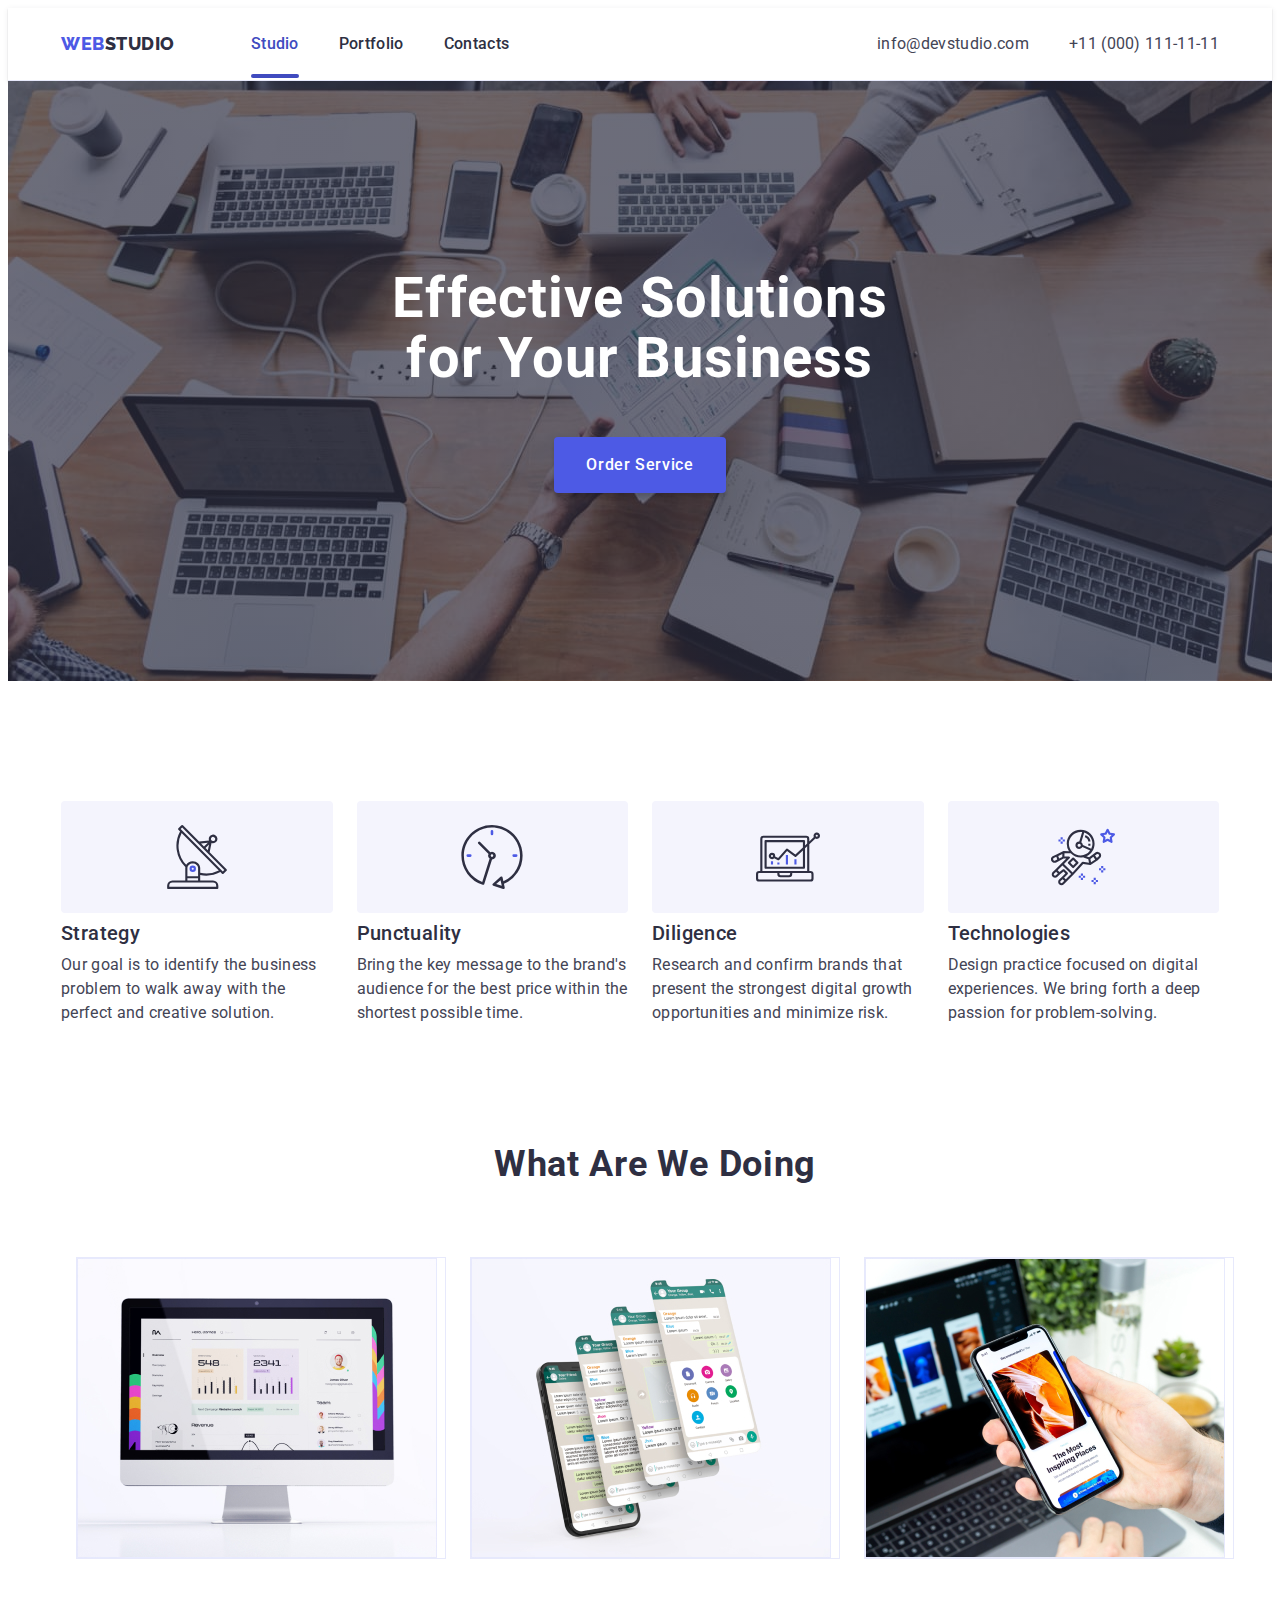
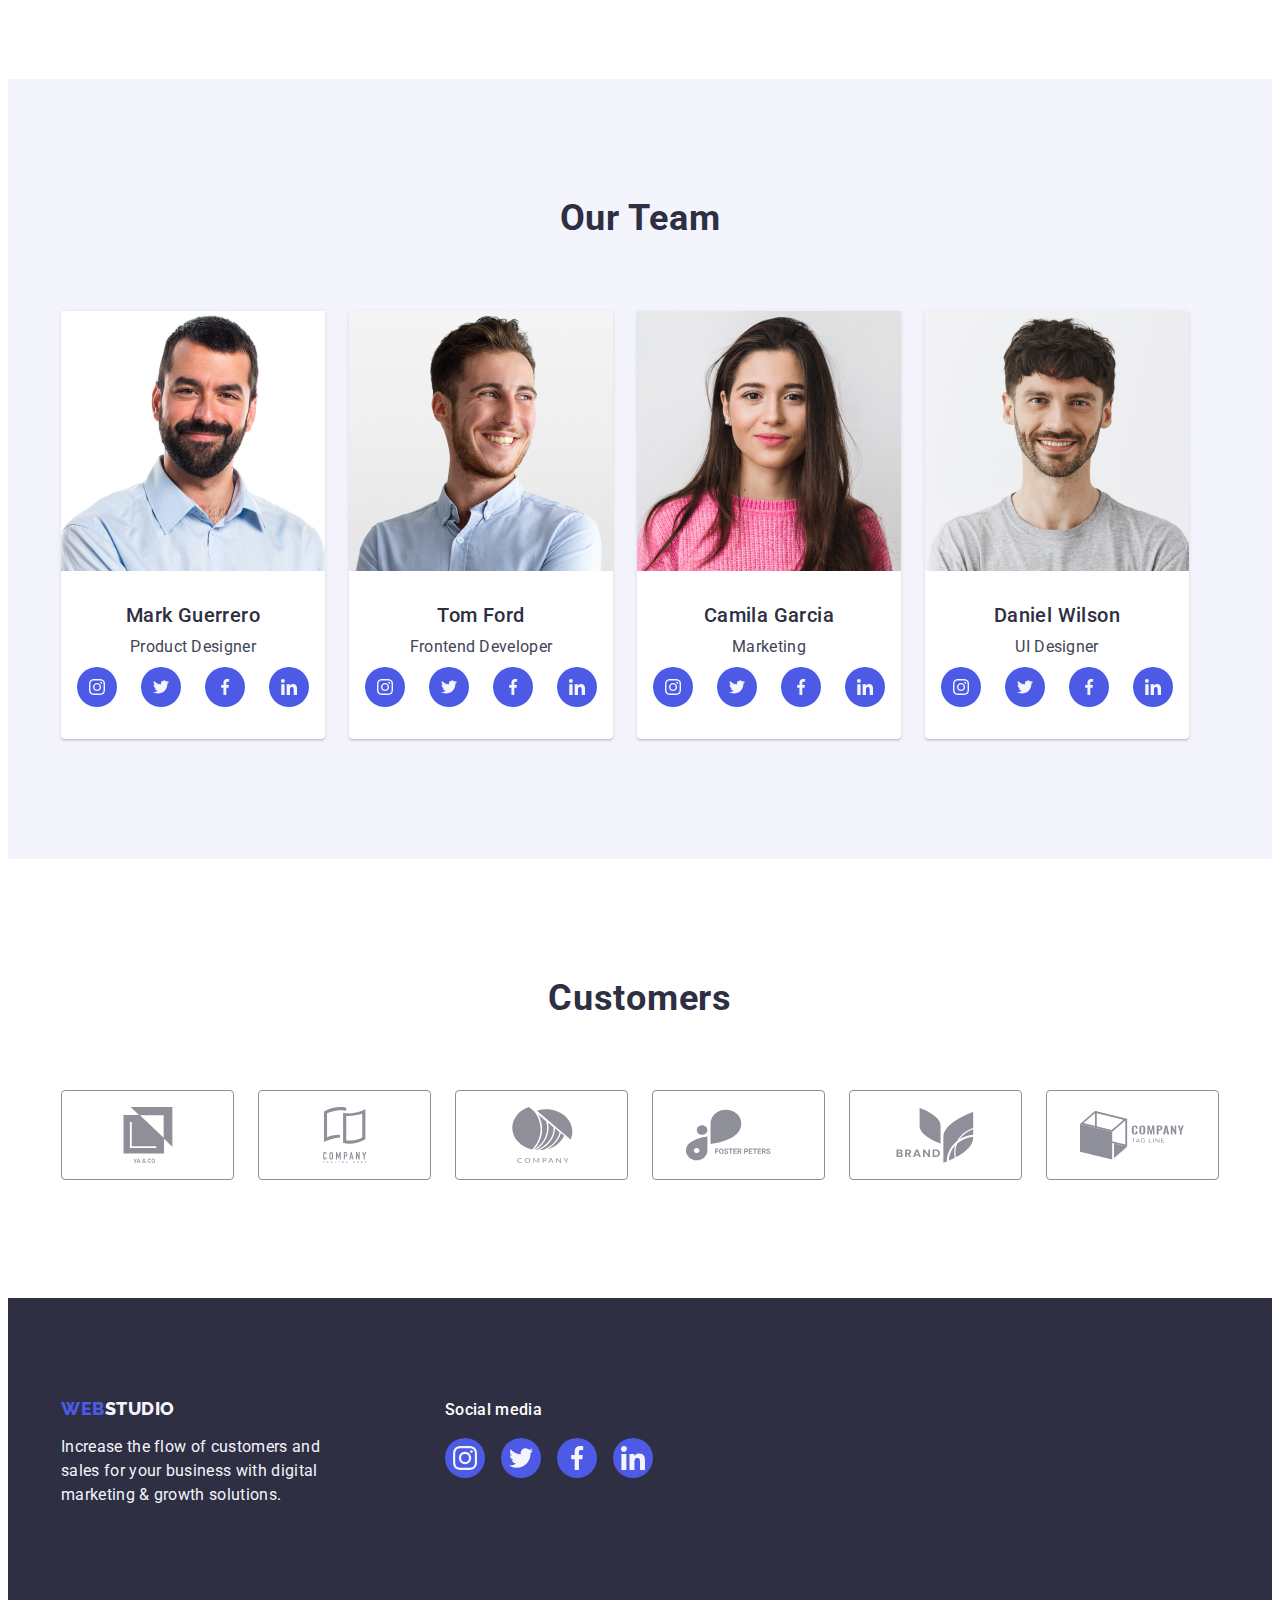
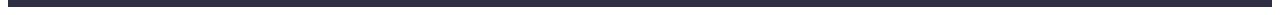
<file: index.html>
<!DOCTYPE html>
<html lang="en">
  <head>
    <meta charset="UTF-8" />
    <meta http-equiv="X-UA-Compatible" content="IE=edge" />
    <meta name="viewport" content="width=device-width, initial-scale=1.0" />
    <link rel="preconnect" href="https://fonts.googleapis.com" />
    <link rel="preconnect" href="https://fonts.gstatic.com" crossorigin />
    <link
      href="https://fonts.googleapis.com/css2?family=Raleway:wght@800&family=Roboto:wght@400;500;700;900&display=swap"
      rel="stylesheet"
    />
    <link
      rel="stylesheet"
      href="https://cdnjs.cloudflare.com/ajax/libs/modern-normalize/1.1.0/modern-normalize.min.css"
      integrity="sha512-wpPYUAdjBVSE4KJnH1VR1HeZfpl1ub8YT/NKx4PuQ5NmX2tKuGu6U/JRp5y+Y8XG2tV+wKQpNHVUX03MfMFn9Q=="
      crossorigin="anonymous"
      referrerpolicy="no-referrer"
    />
    <link rel="stylesheet" href="./css/style.css" />
    <title>WebStudio</title>
  </head>
  <body>
    <header class="main-header">
      <div class="header-container container">
        <nav class="header-navigation">
          <a
            class="logo-link link-active link"
            href="./index.html"
            target="_blank"
            rel="noopener norefered nofollow"
            >Web<span class="title-logo">Studio</span></a
          >
          <ul class="header-menu list">
            <li class="list">
              <a
                class="header-menu-item-link header-menu-link-studio link"
                href="./index.html"
                >Studio</a
              >
            </li>
            <li class="list">
              <a class="header-menu-item-link link" href="./portfolio.html"
                >Portfolio</a
              >
            </li>
            <li class="list">
              <a class="header-menu-item-link link" href="">Contacts</a>
            </li>
          </ul>
        </nav>
        <address class="header-contact-information">
          <ul class="contact-information list">
            <li class="list">
              <a
                class="header-menu-item-link contact-info link"
                href="mailto:info@devstudio.com"
                >info@devstudio.com</a
              >
            </li>
            <li class="list">
              <a
                class="header-menu-item-link contact-info link"
                href="tel:+110001111111"
                >+11 (000) 111-11-11</a
              >
            </li>
          </ul>
        </address>
      </div>
    </header>
    <main>
      <section class="main-section">
        <div class="main-section-banner container">
          <h1 class="main-section-title">
            Effective Solutions for Your Business
          </h1>
          <button class="main-section-button" type="button" data-modal-open>
            Order Service
          </button>
        </div>
      </section>
      <section class="main-section-article">
        <div class="container">
          <h2 class="main-section-article-header">Our principles</h2>
          <ul class="main-section-article-list list">
            <li class="article-item list">
              <div class="our-principles-item">
                <svg width="64" height="64">
                  <use href="./images/icons.svg#icon-antenna"></use>
                </svg>
              </div>
              <h3 class="main-section-article-title">Strategy</h3>
              <p class="main-section-article-text">
                Our goal is to identify the business problem to walk away with
                the perfect and creative solution.
              </p>
            </li>
            <li class="article-item list">
              <div class="our-principles-item">
                <svg width="64" height="64">
                  <use href="./images/icons.svg#icon-clock"></use>
                </svg>
              </div>
              <h3 class="main-section-article-title">Punctuality</h3>
              <p class="main-section-article-text">
                Bring the key message to the brand's audience for the best price
                within the shortest possible time.
              </p>
            </li>
            <li class="article-item list">
              <div class="our-principles-item">
                <svg width="64" height="64">
                  <use href="./images/icons.svg#icon-diagram"></use>
                </svg>
              </div>
              <h3 class="main-section-article-title">Diligence</h3>
              <p class="main-section-article-text">
                Research and confirm brands that present the strongest digital
                growth opportunities and minimize risk.
              </p>
            </li>
            <li class="article-item list">
              <div class="our-principles-item">
                <svg width="64" height="64">
                  <use href="./images/icons.svg#icon-astronaut"></use>
                </svg>
              </div>
              <h3 class="main-section-article-title">Technologies</h3>
              <p class="main-section-article-text">
                Design practice focused on digital experiences. We bring forth a
                deep passion for problem-solving.
              </p>
            </li>
          </ul>
        </div>
      </section>
      <section class="our-products container">
        <div class="container">
          <h2 class="section-article-header">What are we doing</h2>
          <ul class="section-article-list list">
            <li class="section-article-list-item list">
              <img
                src="./images/desctop-app.jpg"
                alt="PC version of the site"
                width="360"
                height="300"
              />
            </li>
            <li class="section-article-list-item list">
              <img
                src="./images/mobile-app.jpg"
                alt="Adaptation of sites for mobile devices"
                width="360"
                height="300"
              />
            </li>
            <li class="section-article-list-item list">
              <img
                src="./images/rectangle.jpg"
                alt="Site interface on a mobile device"
                width="360"
                height="300"
              />
            </li>
          </ul>
        </div>
      </section>
      <section class="main-section-our-team">
        <div class="container">
          <h2 class="header-our-team">Our Team</h2>
          <ul class="main-section-our-team-list list">
            <li class="our-team-item-list list">
              <img
                src="./images/mark_guerrero.jpg"
                alt="Post photos of employees"
                width="264"
                height="260"
              />
              <div class="our-team-item-container">
                <h3 class="our-team-item-header">Mark Guerrero</h3>
                <p class="our-team-item-text">Product Designer</p>
                <ul class="our-team-item-social-list list">
                  <li class="our-team-item-social-item list">
                    <a class="our-team-item-social-link" href="">
                      <svg
                        class="our-team-item-social-icon"
                        width="16"
                        height="16"
                      >
                        <use href="./images/icons.svg#icon-instagram"></use>
                      </svg>
                    </a>
                  </li>
                  <li class="our-team-item-social-item list">
                    <a class="our-team-item-social-link" href="">
                      <svg
                        class="our-team-item-social-icon"
                        width="16"
                        height="16"
                      >
                        <use href="./images/icons.svg#icon-twitter"></use>
                      </svg>
                    </a>
                  </li>
                  <li class="our-team-item-social-item list">
                    <a class="our-team-item-social-link" href="">
                      <svg
                        class="our-team-item-social-icon"
                        width="16"
                        height="16"
                      >
                        <use href="./images/icons.svg#icon-facebook"></use>
                      </svg>
                    </a>
                  </li>
                  <li class="our-team-item-social-item list">
                    <a class="our-team-item-social-link" href="">
                      <svg
                        class="our-team-item-social-icon"
                        width="16"
                        height="16"
                      >
                        <use href="./images/icons.svg#icon-linkedin"></use>
                      </svg>
                    </a>
                  </li>
                </ul>
              </div>
            </li>
            <li class="our-team-item-list list">
              <img
                src="./images/tom_ford.jpg"
                alt="Photo of a company employee"
                width="264"
                height="260"
              />
              <div class="our-team-item-container">
                <h3 class="our-team-item-header">Tom Ford</h3>
                <p class="our-team-item-text">Frontend Developer</p>
                <ul class="our-team-item-social-list list">
                  <li class="our-team-item-social-item list">
                    <a class="our-team-item-social-link" href="">
                      <svg
                        class="our-team-item-social-icon"
                        width="16"
                        height="16"
                      >
                        <use href="./images/icons.svg#icon-instagram"></use>
                      </svg>
                    </a>
                  </li>
                  <li class="our-team-item-social-item list">
                    <a class="our-team-item-social-link" href="">
                      <svg
                        class="our-team-item-social-icon"
                        width="16"
                        height="16"
                      >
                        <use href="./images/icons.svg#icon-twitter"></use>
                      </svg>
                    </a>
                  </li>
                  <li class="our-team-item-social-item list">
                    <a class="our-team-item-social-link" href="">
                      <svg
                        class="our-team-item-social-icon"
                        width="16"
                        height="16"
                      >
                        <use href="./images/icons.svg#icon-facebook"></use>
                      </svg>
                    </a>
                  </li>
                  <li class="our-team-item-social-item list">
                    <a class="our-team-item-social-link" href="">
                      <svg
                        class="our-team-item-social-icon"
                        width="16"
                        height="16"
                      >
                        <use href="./images/icons.svg#icon-linkedin"></use>
                      </svg>
                    </a>
                  </li>
                </ul>
              </div>
            </li>
            <li class="our-team-item-list list">
              <img
                src="./images/camila_garcia.jpg"
                alt="Photo of a company employee"
                width="264"
                height="260"
              />
              <div class="our-team-item-container">
                <h3 class="our-team-item-header">Camila Garcia</h3>
                <p class="our-team-item-text">Marketing</p>
                <ul class="our-team-item-social-list list">
                  <li class="our-team-item-social-item list">
                    <a class="our-team-item-social-link" href="">
                      <svg
                        class="our-team-item-social-icon"
                        width="16"
                        height="16"
                      >
                        <use href="./images/icons.svg#icon-instagram"></use>
                      </svg>
                    </a>
                  </li>
                  <li class="our-team-item-social-item list">
                    <a class="our-team-item-social-link" href="">
                      <svg
                        class="our-team-item-social-icon"
                        width="16"
                        height="16"
                      >
                        <use href="./images/icons.svg#icon-twitter"></use>
                      </svg>
                    </a>
                  </li>
                  <li class="our-team-item-social-item list">
                    <a class="our-team-item-social-link" href="">
                      <svg
                        class="our-team-item-social-icon"
                        width="16"
                        height="16"
                      >
                        <use href="./images/icons.svg#icon-facebook"></use>
                      </svg>
                    </a>
                  </li>
                  <li class="our-team-item-social-item list">
                    <a class="our-team-item-social-link" href="">
                      <svg
                        class="our-team-item-social-icon"
                        width="16"
                        height="16"
                      >
                        <use href="./images/icons.svg#icon-linkedin"></use>
                      </svg>
                    </a>
                  </li>
                </ul>
              </div>
            </li>
            <li class="our-team-item-list list">
              <img
                src="./images/daniel_wilson.jpg"
                alt="Photo of a company employee"
                width="264"
                height="260"
              />
              <div class="our-team-item-container">
                <h3 class="our-team-item-header">Daniel Wilson</h3>
                <p class="our-team-item-text">UI Designer</p>
                <ul class="our-team-item-social-list list">
                  <li class="our-team-item-social-item list">
                    <a class="our-team-item-social-link" href="">
                      <svg
                        class="our-team-item-social-icon"
                        width="16"
                        height="16"
                      >
                        <use href="./images/icons.svg#icon-instagram"></use>
                      </svg>
                    </a>
                  </li>
                  <li class="our-team-item-social-item list">
                    <a class="our-team-item-social-link" href="">
                      <svg
                        class="our-team-item-social-icon"
                        width="16"
                        height="16"
                      >
                        <use href="./images/icons.svg#icon-twitter"></use>
                      </svg>
                    </a>
                  </li>
                  <li class="our-team-item-social-item list">
                    <a class="our-team-item-social-link" href="">
                      <svg
                        class="our-team-item-social-icon"
                        width="16"
                        height="16"
                      >
                        <use href="./images/icons.svg#icon-facebook"></use>
                      </svg>
                    </a>
                  </li>
                  <li class="our-team-item-social-item list">
                    <a class="our-team-item-social-link" href="">
                      <svg
                        class="our-team-item-social-icon"
                        width="16"
                        height="16"
                      >
                        <use href="./images/icons.svg#icon-linkedin"></use>
                      </svg>
                    </a>
                  </li>
                </ul>
              </div>
            </li>
          </ul>
        </div>
      </section>
      <section class="customers-section">
        <div class="container customers-container">
          <h2 class="customer-title">Customers</h2>
          <ul class="customers-list list">
            <li class="customers-item list">
              <a href="" class="customer-container-item">
                <svg class="customer-logo" width="104" height="56">
                  <use href="./images/icons.svg#icon-group"></use>
                </svg>
              </a>
            </li>
            <li class="customers-item list">
              <a href="" class="customer-container-item">
                <svg class="customer-logo" width="104" height="56">
                  <use href="./images/icons.svg#icon-group-1"></use>
                </svg>
              </a>
            </li>
            <li class="customers-item list">
              <a href="" class="customer-container-item">
                <svg class="customer-logo" width="104" height="56">
                  <use href="./images/icons.svg#icon-group-2"></use>
                </svg>
              </a>
            </li>
            <li class="customers-item list">
              <a href="" class="customer-container-item">
                <svg class="customer-logo" width="104" height="56">
                  <use href="./images/icons.svg#icon-group-3"></use>
                </svg>
              </a>
            </li>
            <li class="customers-item list">
              <a href="" class="customer-container-item">
                <svg class="customer-logo" width="104" height="56">
                  <use href="./images/icons.svg#icon-group-4"></use>
                </svg>
              </a>
            </li>
            <li class="customers-item list">
              <a href="" class="customer-container-item">
                <svg class="customer-logo" width="104" height="56">
                  <use href="./images/icons.svg#icon-group-5"></use>
                </svg>
              </a>
            </li>
          </ul>
        </div>
      </section>
    </main>
    <footer class="footer-section">
      <div class="container footer-container">
        <div class="footer-container-logo">
          <a
            class="footer-logo-link logo-link link"
            href="./index.html"
            target="_blank"
            rel="noopener norefered nofollow"
            >Web<span class="title-logo-footer">Studio</span></a
          >
          <p class="footer-article">
            Increase the flow of customers and sales for your business with
            digital marketing & growth solutions.
          </p>
        </div>
        <div class="socials">
          <p class="social-title">Social media</p>
          <ul class="socials-list list">
            <li class="socials-item list">
              <a class="social-link" href="">
                <svg class="social-icon" width="24" height="24">
                  <use href="./images/icons.svg#icon-instagram"></use>
                </svg>
              </a>
            </li>
            <li class="socials-item list">
              <a class="social-link" href="">
                <svg class="social-icon" width="24" height="24">
                  <use href="./images/icons.svg#icon-twitter"></use>
                </svg>
              </a>
            </li>
            <li class="socials-item list">
              <a class="social-link" href="">
                <svg class="social-icon" width="24" height="24">
                  <use href="./images/icons.svg#icon-facebook"></use>
                </svg>
              </a>
            </li>
            <li class="socials-item list">
              <a class="social-link" href="">
                <svg class="social-icon" width="24" height="24">
                  <use href="./images/icons.svg#icon-linkedin"></use>
                </svg>
              </a>
            </li>
          </ul>
        </div>
      </div>
    </footer>
    <div class="backdrop is-hidden" data-modal>
      <div class="modal-window">
        <button type="button" class="modal-window-btn" data-modal-close>
          <svg class="icon-close-btn" width="8" height="8">
            <use href="./images/icons.svg#icon-close-btn"></use>
          </svg>
        </button>
      </div>
    </div>
    <script src="./js/modal.js"></script>
  </body>
</html>
</file>
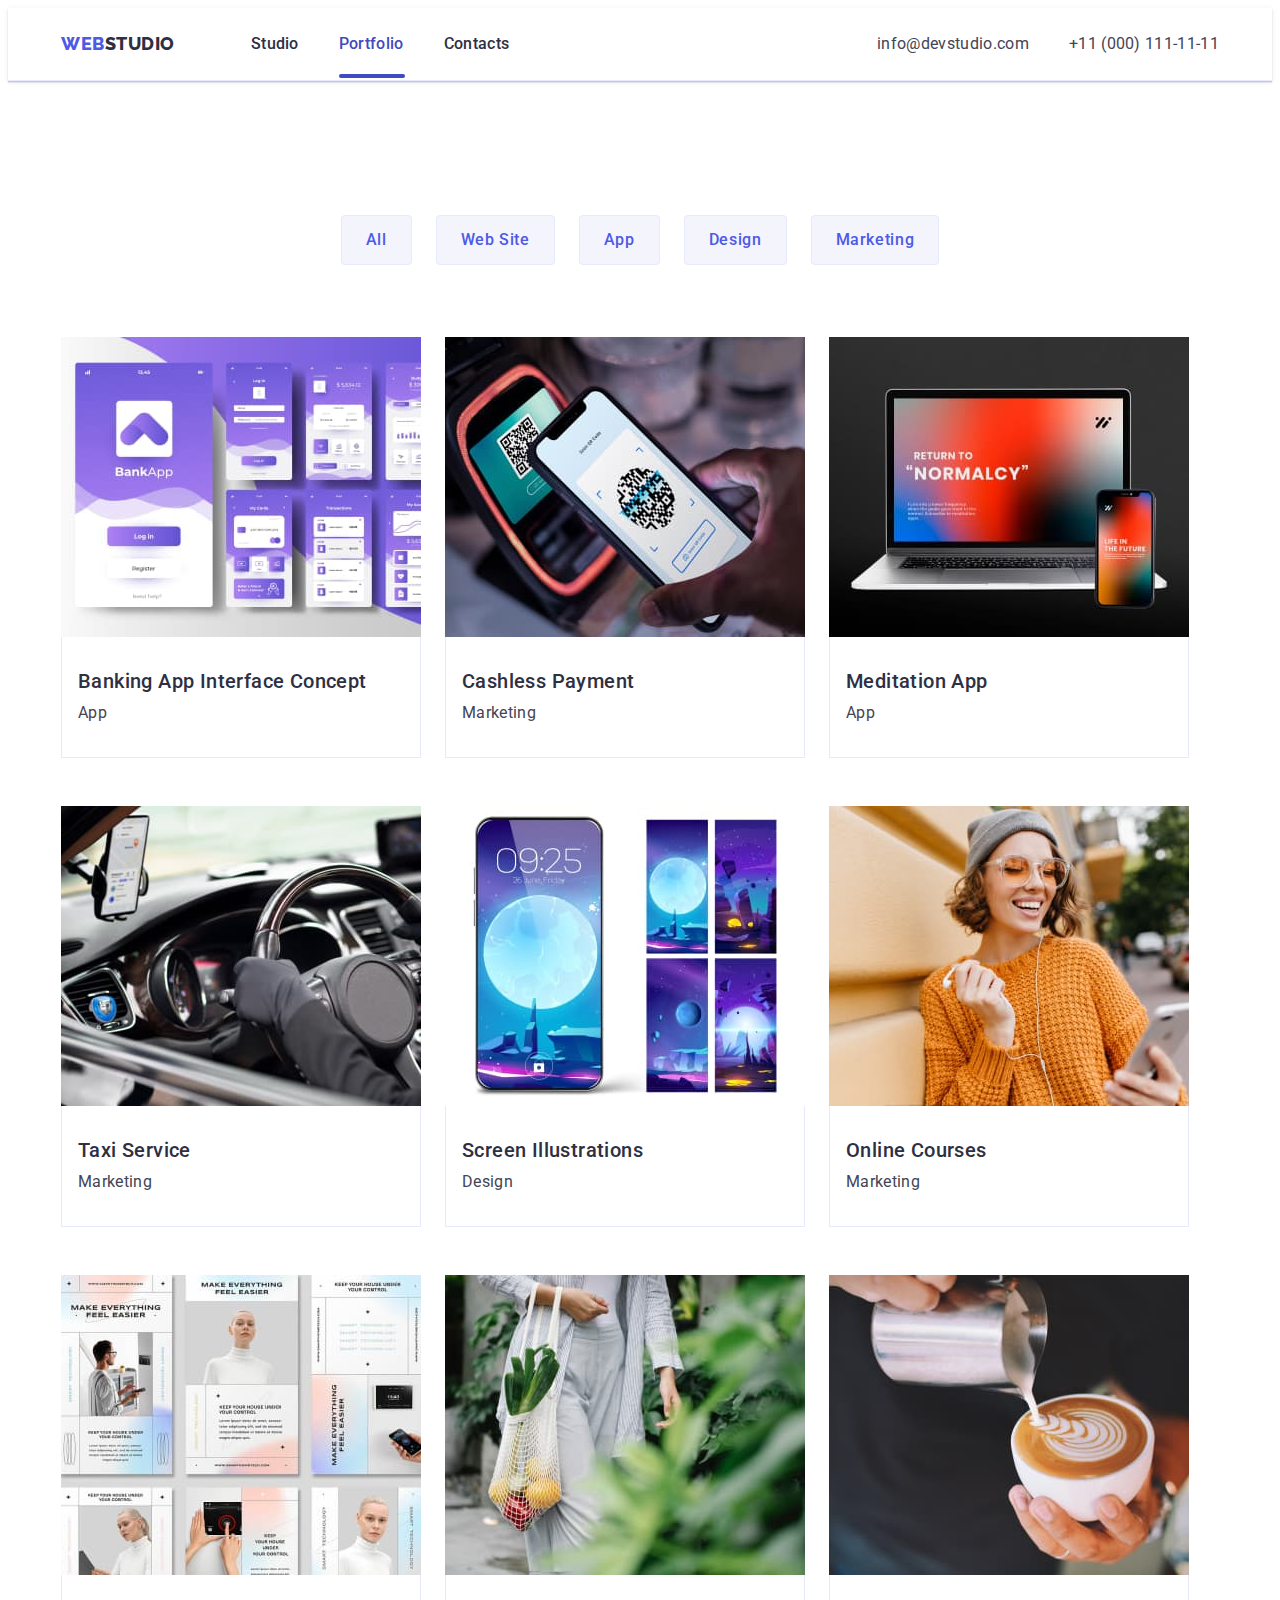
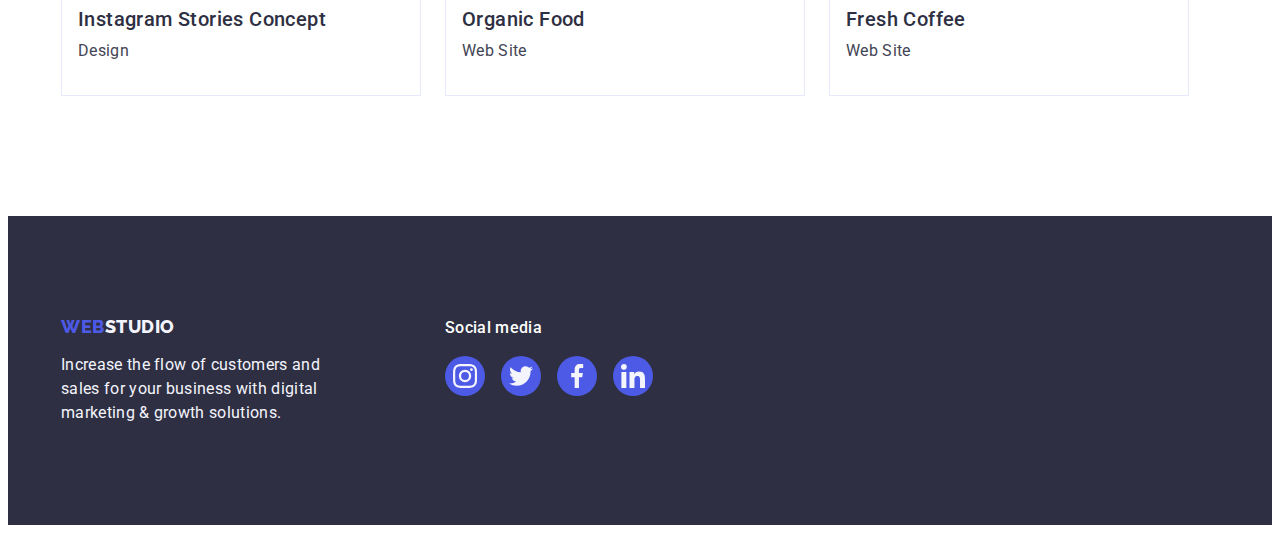
<file: portfolio.html>
<!DOCTYPE html>
<html lang="en">
  <head>
    <meta charset="UTF-8" />
    <meta http-equiv="X-UA-Compatible" content="IE=edge" />
    <meta name="viewport" content="width=device-width, initial-scale=1.0" />
    <link rel="preconnect" href="https://fonts.googleapis.com" />
    <link rel="preconnect" href="https://fonts.gstatic.com" crossorigin />
    <link
      href="https://fonts.googleapis.com/css2?family=Raleway:wght@800&family=Roboto:wght@400;500;700;900&display=swap"
      rel="stylesheet"
    />
    <link
      rel="stylesheet"
      href="https://cdnjs.cloudflare.com/ajax/libs/modern-normalize/1.1.0/modern-normalize.min.css"
      integrity="sha512-wpPYUAdjBVSE4KJnH1VR1HeZfpl1ub8YT/NKx4PuQ5NmX2tKuGu6U/JRp5y+Y8XG2tV+wKQpNHVUX03MfMFn9Q=="
      crossorigin="anonymous"
      referrerpolicy="no-referrer"
    />
    <link rel="stylesheet" href="./css/style.css" />
    <title>Portfolio</title>
  </head>
  <body>
    <header class="main-header">
      <div class="header-container container">
        <nav class="header-navigation">
          <a
            class="logo-link link"
            href="./index.html"
            target="_blank"
            rel="noopener norefered nofollow"
            >Web<span class="title-logo">Studio</span></a
          >
          <ul class="header-menu list">
            <li class="list">
              <a
                class="header-menu-item-link link"
                href="./index.html"
                >Studio</a
              >
            </li>
            <li class="list">
              <a
                class="header-menu-item-link header-menu-link-portfolio link"
                href="./portfolio.html"
                >Portfolio</a
              >
            </li>
            <li class="list">
              <a
                class="header-menu-item-link link"
                href=""
                >Contacts</a
              >
            </li>
          </ul>
        </nav>
        <address class="header-contact-information">
          <ul class="contact-information list">
            <li class="list">
              <a
                class="header-menu-item-link contact-info link"
                href="mailto:info@devstudio.com"
                >info@devstudio.com</a
              >
            </li>
            <li class="list">
              <a
                class="header-menu-item-link contact-info link"
                href="tel:+110001111111"
                >+11 (000) 111-11-11</a
              >
            </li>
          </ul>
        </address>
      </div>
    </header>
    <main>
      <section class="portfolio-main-section">
        <div class="container">
          <h1 class="portfolio-header">Portfolio</h1>
          <ul class="portfolio-main-filter-list list">
            <li class="list">
              <button class="portfolio-section-button" type="button">
                All
              </button>
            </li>
            <li class="list">
              <button class="portfolio-section-button" type="button">
                Web Site
              </button>
            </li>
            <li class="list">
              <button class="portfolio-section-button" type="button">
                App
              </button>
            </li>
            <li class="list">
              <button class="portfolio-section-button" type="button">
                Design
              </button>
            </li>
            <li class="list">
              <button class="portfolio-section-button" type="button">
                Marketing
              </button>
            </li>
          </ul>
          <ul class="portfolio-main-work-list list">
            <li class="portfolio-link-list list">
                <a class="portfolio-link link" href="" target="_blank" rel="noopener noreferrer">
                  <div class="list-foto-wrapper">
                    <img
                    class="portfolio-main-work-list-item"
                    src="./images/banking-app-interface-concept.jpg"
                    alt="Banking Application"
                    width="360"
                    height="300"
                    />
                      <p class="list-foto-description-text">14 Stylish and User-Friendly App Design Concepts · Task Manager App · Calorie Tracker App · Exotic Fruit Ecommerce App · Cloud Storage App</p>
                  </div>
                  <div class="portfolio-main-work-list-description">
                    <h2 class="portfolio-work-list-title">
                    Banking App Interface Concept
                    </h2>
                    <p class="portfolio-work-list-kind">App</p>
                  </div>
                </a>
            </li>
            <li class="portfolio-link-list list list">
              <a class="portfolio-link link" href="" target="_blank" rel="noopener noreferrer">
                <div class="list-foto-wrapper">
                  <img
                    class="portfolio-main-work-list-item"
                    src="./images/cashless-payment.jpg"
                    alt="Payment by smartphone"
                    width="360"
                    height="300"
                    />
                    <p class="list-foto-description-text">14 Stylish and User-Friendly App Design Concepts · Task Manager App · Calorie Tracker App · Exotic Fruit Ecommerce App · Cloud Storage App</p>
                </div>
                  <div class="portfolio-main-work-list-description">
                    <h2 class="portfolio-work-list-title">Cashless Payment</h2>
                    <p class="portfolio-work-list-kind">Marketing</p>
                  </div>
              </a>
            </li>
            <li class="portfolio-link-list list">
              <a class=" portfolio-link link" href="" target="_blank" rel="noopener noreferrer">
                <div class="list-foto-wrapper">
                  <img
                    class="portfolio-main-work-list-item"
                    src="./images/meditation-app.jpg"
                    alt="Laptop and cellphone"
                    width="360"
                    height="300"
                  />
                  <p class="list-foto-description-text">14 Stylish and User-Friendly App Design Concepts · Task Manager App · Calorie Tracker App · Exotic Fruit Ecommerce App · Cloud Storage App</p>
                </div>
                  <div class="portfolio-main-work-list-description">
                    <h2 class="portfolio-work-list-title">Meditation App</h2>
                    <p class="portfolio-work-list-kind">App</p>
                  </div>
              </a>
            </li>
            <li class="portfolio-link-list list">
              <a class="portfolio-link link" href="" target="_blank" rel="noopener noreferrer">
                <div class="list-foto-wrapper">
                  <img
                    class="portfolio-main-work-list-item"
                    src="./images/taxi-service.jpg"
                    alt="Vehicle dashboard"
                    width="360"
                    height="300"
                  />
                  <p class="list-foto-description-text">14 Stylish and User-Friendly App Design Concepts · Task Manager App · Calorie Tracker App · Exotic Fruit Ecommerce App · Cloud Storage App</p>
                </div>
                  <div class="portfolio-main-work-list-description">
                    <h2 class="portfolio-work-list-title">Taxi Service</h2>
                    <p class="portfolio-work-list-kind">Marketing</p>
                  </div>
              </a>
            </li>
            <li class="portfolio-link-list list">
              <a class="portfolio-link link" href="" target="_blank" rel="noopener noreferrer">
                <div class="list-foto-wrapper">
                  <img
                    class="portfolio-main-work-list-item"
                    src="./images/screen-illustrations.jpg"
                    alt="Screen Illustrations"
                    width="360"
                    height="300"
                  />
                  <p class="list-foto-description-text">14 Stylish and User-Friendly App Design Concepts · Task Manager App · Calorie Tracker App · Exotic Fruit Ecommerce App · Cloud Storage App</p>
                </div>
                  <div class="portfolio-main-work-list-description">
                    <h2 class="portfolio-work-list-title">
                      Screen Illustrations
                    </h2>
                    <p class="portfolio-work-list-kind">Design</p>
                  </div>
              </a>
            </li>
            <li class="portfolio-link-list list">
              <a class="portfolio-link link" href="" target="_blank" rel="noopener noreferrer">
                <div class="list-foto-wrapper">
                  <img
                    class="portfolio-main-work-list-item"
                    src="./images/online-courses.jpg"
                    alt="Online courses"
                    width="360"
                    height="300"
                  />
                  <p class="list-foto-description-text">14 Stylish and User-Friendly App Design Concepts · Task Manager App · Calorie Tracker App · Exotic Fruit Ecommerce App · Cloud Storage App</p>
                </div>
                  <div class="portfolio-main-work-list-description">
                    <h2 class="portfolio-work-list-title">Online Courses</h2>
                    <p class="portfolio-work-list-kind">Marketing</p>
                  </div>
              </a>
            </li>
            <li class="list">
              <a class="portfolio-link link" href="" target="_blank" rel="noopener noreferrer">
                <div class="list-foto-wrapper">
                  <img
                    class="portfolio-main-work-list-item"
                    src="./images/instagram-stories-concept.jpg"
                    alt="Instagram stories"
                    width="360"
                    height="300"
                  />
                  <p class="list-foto-description-text">14 Stylish and User-Friendly App Design Concepts · Task Manager App · Calorie Tracker App · Exotic Fruit Ecommerce App · Cloud Storage App</p>
                </div>
                  <div class="portfolio-main-work-list-description">
                    <h2 class="portfolio-work-list-title">
                      Instagram Stories Concept
                    </h2>
                    <p class="portfolio-work-list-kind">Design</p>
                  </div>
              </a>
            </li>
            <li class="portfolio-link-list list">
              <a class="portfolio-link link" href="" target="_blank" rel="noopener noreferrer">
                <div class="list-foto-wrapper">
                  <img
                    class="portfolio-main-work-list-item"
                    src="./images/organic-food.jpg"
                    alt="Fresh fruits"
                    width="360"
                    height="300"
                  />
                  <p class="list-foto-description-text">14 Stylish and User-Friendly App Design Concepts · Task Manager App · Calorie Tracker App · Exotic Fruit Ecommerce App · Cloud Storage App</p>
                </div>
                  <div class="portfolio-main-work-list-description">
                    <h2 class="portfolio-work-list-title">Organic Food</h2>
                    <p class="portfolio-work-list-kind">Web Site</p>
                  </div>
              </a>
            </li>
            <li class="portfolio-link-list list">
              <a class="portfolio-link link" href="" target="_blank" rel="noopener noreferrer">
                <div class="list-foto-wrapper">
                  <img
                    class="portfolio-main-work-list-item"
                    src="./images/fresh-coffee.jpg"
                    alt="Cup of coffee"
                    width="360"
                    height="300"
                  />
                  <p class="list-foto-description-text">14 Stylish and User-Friendly App Design Concepts · Task Manager App · Calorie Tracker App · Exotic Fruit Ecommerce App · Cloud Storage App</p>
                </div>
                  <div class="portfolio-main-work-list-description">
                    <h2 class="portfolio-work-list-title">Fresh Coffee</h2>
                    <p class="portfolio-work-list-kind">Web Site</p>
                  </div>
              </a>
            </li>
          </ul>
        </div>
      </section>
    </main>
    <footer class="footer-section">
      <div class="container footer-container">
        <div class="footer-container-logo">
          <a
            class="footer-logo-link logo-link link"
            href="./index.html"
            target="_blank"
            rel="noopener norefered nofollow"
            >Web<span class="title-logo-footer">Studio</span></a
          >
          <p class="footer-article">
            Increase the flow of customers and sales for your business with
            digital marketing & growth solutions.
          </p>
        </div>
        <div class="socials">
          <p class="social-title">Social media</p>
          <ul class="socials-list list">
            <li class="socials-item list">
              <a class="social-link" href="">
                <svg class="social-icon" width="24" height="24">
                  <use href="./images/icons.svg#icon-instagram"></use>
                </svg>
              </a>
            </li>
            <li class="socials-item list">
              <a class="social-link" href="">
                <svg class="social-icon" width="24" height="24">
                  <use href="./images/icons.svg#icon-twitter"></use>
                </svg>
              </a>
            </li>
            <li class="socials-item list">
              <a class="social-link" href="">
                <svg class="social-icon" width="24" height="24">
                  <use href="./images/icons.svg#icon-facebook"></use>
                </svg>
              </a>
            </li>
            <li class="socials-item list">
              <a class="social-link" href="">
                <svg class="social-icon" width="24" height="24">
                  <use href="./images/icons.svg#icon-linkedin"></use>
                </svg>
              </a>
            </li>
          </ul>
        </div>
      </div>
    </footer>
  </body>
</html>
</file>
<file: css/style.css>
:root {
  --main-color: #2e2f42;
  --secondary-color: #434455;
  --link-border-color: #8e8f99;
  --main-background-text-color: #ffffff;
  --secondary-background-color: #f4f4fd;
  --active-focus-hover-color: #4d5ae5;
  --botton-color: #404bbf;

  --main-font: "Roboto", sans-serif;
  --secondary-font: "Raleway", sans-serif;
}

h1,
h2,
h3,
h4,
p {
  margin-top: 0;
  margin-bottom: 0;
}

.link {
  text-decoration: none;
}

.list {
  list-style: none;
}

ul,
li {
  margin-top: 0;
  margin-bottom: 0;
  padding-left: 0;
}

img {
  display: block;
}

body {
  font-family: var(--main-font);
  color: var(--secondary-color);
  background-color: var(--main-background-text-color);
}

.container {
  width: 1158px;
  margin: 0 auto;
  padding: 0 15px;
}

.main-header {
  border-bottom: 1px solid #e7e9fc;
  box-shadow: 0px 2px 1px rgba(46, 47, 66, 0.08),
    0px 1px 1px rgba(46, 47, 66, 0.16), 0px 1px 6px rgba(46, 47, 66, 0.08);
}

.header-container {
  display: flex;
}

.header-navigation {
  display: flex;
  align-items: center;
  padding-top: 24px;
  padding-bottom: 24px;
}

.logo-link {
  margin-right: 76px;
}

.header-menu {
  display: flex;
  gap: 40px;
}

.header-contact-information {
  margin-left: auto;
}

.contact-information {
  display: flex;
  gap: 40px;
  padding-top: 24px;
  padding-bottom: 24px;
}

.logo-link {
  font-family: var(--secondary-font);
  font-weight: 800;
  font-size: 18px;
  line-height: 1.17;
  letter-spacing: 0.03em;
  text-transform: uppercase;
  text-decoration: none;
  color: var(--active-focus-hover-color);
}

.title-logo {
  color: var(--main-color);
}

.header-menu-item-link {
  font-family: inherit;
  font-weight: 500;
  font-size: 16px;
  line-height: 1.5;
  letter-spacing: 0.02em;
  color: var(--main-color);
  padding-top: 24px;
  padding-bottom: 24px;
  transition: color 250ms cubic-bezier(0.4, 0, 0.2, 1);
}

.header-contact-information {
  font-style: normal;
  transition: color 250ms cubic-bezier(0.4, 0, 0.2, 1);
}

.contact-info,
.contact-info {
  font-weight: 400;
  color: var(--secondary-color);
}

.header-menu-item-link:focus,
.header-contact-mail:focus,
.header-contact-phone:focus,
.header-menu-item-link:hover,
.header-contact-mail:hover,
.header-contact-phone:hover {
  color: var(--active-focus-hover-color);
  transition: color 250ms cubic-bezier(0.4, 0, 0.2, 1);
}

.header-menu-link-studio,
.header-menu-link-portfolio,
.header-menu-link-contacts {
  position: relative;
  color: #404bbf;
}

.header-menu-link-studio::after,
.header-menu-link-portfolio::after,
.header-menu-link-contacts::after {
  content: "";
  display: block;
  position: absolute;
  height: 4px;
  background-color: #404bbf;
  border-radius: 2px;
  margin-top: 20px;
  transition: background 250ms cubic-bezier(0.4, 0, 0.2, 1);
  transition: color 250ms cubic-bezier(0.4, 0, 0.2, 1);
  left: 0;
  bottom: -1px;
}

.header-menu-link-studio::after {
  width: 48px;
}

.header-menu-link-portfolio::after {
  width: 66px;
}

.header-menu-link-contacts::after {
  width: 67px;
}
.main-section {
  background-color: var(--main-color);
  max-width: 1440px;
  background-image: linear-gradient(
      rgba(46, 47, 66, 0.7),
      rgba(46, 47, 66, 0.7)
    ),
    url("../images/main-section-bg.jpg");
  background-repeat: no-repeat;
  background-size: cover;
  background-position: center;
  margin: 0 auto;
  padding-top: 188px;
  padding-bottom: 188px;
}

.main-section-title {
  font-family: inherit;
  font-weight: 700;
  font-size: 56px;
  line-height: 1.07;
  letter-spacing: 0.02em;
  color: var(--main-background-text-color);
  text-align: center;
  max-width: 496px;
  margin-left: auto;
  margin-right: auto;
  margin-bottom: 48px;
}

.main-section-button {
  display: block;
  font-family: inherit;
  min-width: 169px;
  background-color: var(--active-focus-hover-color);
  box-shadow: 0px 4px 4px rgba(0, 0, 0, 0.15);
  border-radius: 4px;
  border: 0;
  font-weight: 500;
  font-size: 16px;
  line-height: 1.5;
  letter-spacing: 0.04em;
  color: var(--main-background-text-color);
  padding: 16px 32px;
  cursor: pointer;
  margin-left: auto;
  margin-right: auto;
  transition: background-color 250ms cubic-bezier(0.4, 0, 0.2, 1);
}
.main-section-button:focus,
.main-section-button:hover {
  background-color: var(--botton-color);
}

.main-section-article {
  padding-top: 120px;
  padding-bottom: 120px;
}

.main-section-article-header {
  display: none;
}

.main-section-article-list {
  display: flex;
  gap: 24px;
}

.article-item {
  flex-basis: calc((100% - 3 * 24px) / 4);
}

.main-section-article-title {
  font-family: inherit;
  font-weight: 500;
  font-size: 20px;
  line-height: 1.2;
  letter-spacing: 0.02em;
  color: var(--main-color);
  margin-bottom: 8px;
}

.main-section-article-text {
  font-family: inherit;
  font-size: 16px;
  line-height: 1.5;
  letter-spacing: 0.02em;
  color: var(--secondary-color);
}

.our-principles-item {
  display: flex;
  justify-content: center;
  align-items: center;
  background-color: var(--secondary-background-color);
  border-radius: 4px;
  height: 112px;
  margin-bottom: 8px;
}

.section-article-header {
  font-family: inherit;
  font-weight: 700;
  font-size: 36px;
  line-height: 1.11;
  text-align: center;
  letter-spacing: 0.02em;
  text-transform: capitalize;
  color: var(--main-color);
  margin-bottom: 72px;
}

.our-products {
  padding-bottom: 120px;
}
.section-article-list {
  display: flex;
  gap: 24px;
}

.section-article-list-item {
  width: calc((100% - 3 * 16px) / 3);
  border: 1px solid #e7e9fc;
}

.main-section-our-team {
  background-color: var(--secondary-background-color);
  padding-top: 120px;
  padding-bottom: 120px;
}

.main-section-our-team-list {
  display: flex;
  gap: 24px;
  flex-basis: calc((100% - 3 * 24px) / 4);
}

.our-team-item-container {
  padding-top: 32px;
  padding-bottom: 32px;
}

.our-team-item-list {
  background-color: var(--main-background-text-color);
  box-shadow: 0px 1px 6px rgba(46, 47, 66, 0.08),
    0px 1px 1px rgba(46, 47, 66, 0.16), 0px 2px 1px rgba(46, 47, 66, 0.08);
  border-radius: 0px 0px 4px 4px;
}

.header-our-team {
  font-family: inherit;
  font-weight: 700;
  font-size: 36px;
  line-height: 1.11;
  text-align: center;
  letter-spacing: 0.02em;
  text-transform: capitalize;
  color: var(--main-color);
  margin-bottom: 72px;
}

.our-team-item-header {
  font-family: inherit;
  font-weight: 500;
  font-size: 20px;
  line-height: 1.2;
  text-align: center;
  letter-spacing: 0.02em;
  color: var(--main-color);
  margin-bottom: 8px;
}

.our-team-item-text {
  font-family: inherit;
  font-size: 16px;
  line-height: 1.5;
  text-align: center;
  letter-spacing: 0.02em;
  color: var(--secondary-color);
  margin-bottom: 8px;
}

.our-team-item-social {
  padding-top: 32px;
  padding-bottom: 32px;
}

.our-team-item-social-list {
  display: flex;
  gap: 24px;
  justify-content: center;
}

.social-icon {
  fill: var(--secondary-background-color);
}

.our-team-item-social-link {
  display: flex;
  justify-content: center;
  align-items: center;
  width: 40px;
  height: 40px;
  background-color: var(--active-focus-hover-color);
  border-radius: 50%;
  transition: background-color 250ms cubic-bezier(0.4, 0, 0.2, 1);
}

.our-team-item-social-link:hover,
.our-team-item-social-link:focus {
  background-color: #404bbf;
}

.our-team-item-social-icon {
  fill: #f4f4fd;
}

.customers-section {
  padding-top: 120px;
  padding-bottom: 120px;
}

.customers-item {
  width: calc((100% - 120px) / 6);
  height: 88px;
}

.customer-title {
  font-weight: 700;
  font-size: 36px;
  line-height: 1.1;
  text-align: center;
  letter-spacing: 0.02em;
  text-transform: capitalize;
  color: #2e2f42;
  margin-bottom: 72px;
}

.customers-list {
  display: flex;
  gap: 24px;
  justify-content: center;
}

.customer-container-item {
  display: flex;
  justify-content: center;
  align-items: center;
  border: 1px solid var(--link-border-color);
  border-radius: 4px;
  height: 100%;
  color: var(--link-border-color);
  transition: border-color 250ms cubic-bezier(0.4, 0, 0.2, 1),
    color 250ms cubic-bezier(0.4, 0, 0.2, 1);
}

.customer-container-item:hover,
.customer-container-item:focus {
  border-color: var(--botton-color);
  color: var(--botton-color);
}

.customer-logo {
  fill: currentColor;
}

.customer-container-item:hover .customer-logo,
.customer-container-item:focus .customer-logo {
  fill: var(--botton-color);
  transition: fill 250ms cubic-bezier(0.4, 0, 0.2, 1);
}

.footer-section {
  background-color: var(--main-color);
  padding-top: 100px;
  padding-bottom: 100px;
}

.footer-container {
  display: flex;
  align-items: baseline;
}

.footer-container-logo {
  margin-right: 120px;
}

.socials-list {
  display: flex;
  gap: 16px;
}

.footer-logo-link {
  display: inline-block;
  margin-bottom: 16px;
}

.title-logo-footer {
  color: var(--secondary-background-color);
}

.footer-article {
  font-family: inherit;
  font-size: 16px;
  line-height: 1.5;
  letter-spacing: 0.02em;
  color: var(--secondary-background-color);
  max-width: 264px;
}

.social-link {
  display: flex;
  justify-content: center;
  align-items: center;
  width: 40px;
  height: 40px;
  background-color: var(--active-focus-hover-color);
  border-radius: 50%;
  transition: background-color 250ms cubic-bezier(0.4, 0, 0.2, 1);
}

.social-link:hover,
.social-link:focus {
  background-color: #31d0aa;
}

.social-title {
  font-weight: 500;
  font-size: 16px;
  line-height: 1.5;
  letter-spacing: 0.02em;
  color: #ffffff;
  margin-bottom: 16px;
}

.portfolio-main-section {
  padding-top: 96px;
  padding-bottom: 120px;
}

.portfolio-header {
  visibility: hidden;
}

.portfolio-main-filter-list {
  display: flex;
  gap: 24px;
  justify-content: center;
  margin-bottom: 72px;
}

.portfolio-section-button {
  font-family: inherit;
  font-style: normal;
  font-weight: 500;
  font-size: 16px;
  line-height: 1.5;
  text-align: center;
  letter-spacing: 0.04em;
  color: var(--active-focus-hover-color);
  background-color: var(--secondary-background-color);
  border: 1px solid #e7e9fc;
  border-radius: 4px;
  padding: 12px 24px;
  transition: color 250ms cubic-bezier(0.4, 0, 0.2, 1),
    background-color 250ms cubic-bezier(0.4, 0, 0.2, 1),
    border-color 250ms cubic-bezier(0.4, 0, 0.2, 1),
    box-shadow 250ms cubic-bezier(0.4, 0, 0.2, 1);
}

.portfolio-section-button:hover,
.portfolio-section-button:focus {
  background-color: var(--botton-color);
  box-shadow: 0px 3px 1px rgba(0, 0, 0, 0.1), 0px 2px 1px rgba(0, 0, 0, 0.08),
    0px 2px 2px rgba(0, 0, 0, 0.12);
  color: var(--main-background-text-color);
  cursor: pointer;
  border: 1px solid transparent;
}

.portfolio-main-work-list {
  display: flex;
  flex-wrap: wrap;
  gap: 48px 24px;
}

.portfolio-link {
  display: block;
  transition: box-shadow 250ms cubic-bezier(0.4, 0, 0.2, 1);
}

.portfolio-link:hover,
.portfolio-link:focus {
  box-shadow: 0px 1px 6px rgba(46, 47, 66, 0.08),
    0px 1px 1px rgba(46, 47, 66, 0.16), 0px 2px 1px rgba(46, 47, 66, 0.08);
}

.list-foto-wrapper {
  position: relative;
  overflow: hidden;
}

.list-foto-description-text {
  position: absolute;
  top: 0;
  width: 100%;
  height: 100%;
  padding-top: 40px;
  padding-right: 32px;
  padding-bottom: 40px;
  padding-left: 32px;
  background-color: var(--active-focus-hover-color);
  color: var(--secondary-background-color);
  font-size: 16px;
  line-height: 1.5;
  letter-spacing: 0.02em;
  transform: translateY(100%);
  transition: transform 250ms cubic-bezier(0.4, 0, 0.2, 1);
}

.portfolio-link:hover .list-foto-description-text,
.portfolio-link:focus .list-foto-description-text {
  transform: translateY(0);
}

.portfolio-main-work-list-description {
  padding: 32px 16px;
  border: 1px solid #e7e9fc;
  border-top: none;
}

.portfolio-work-list-title {
  font-family: inherit;
  font-weight: 500;
  font-size: 20px;
  line-height: 1.2;
  letter-spacing: 0.02em;
  color: var(--main-color);
  margin-bottom: 8px;
}

.portfolio-work-list-kind {
  font-size: 16px;
  line-height: 1.5;
  letter-spacing: 0.02em;
  color: var(--secondary-color);
}

.backdrop {
  background: rgba(46, 47, 66, 0.4);
  position: fixed;
  width: 100%;
  height: 100%;
  top: 0;
  left: 0;
  transition: opacity 250ms cubic-bezier(0.4, 0, 0.2, 1),
    visibility 250ms cubic-bezier(0.4, 0, 0.2, 1);
}

.modal-window {
  position: absolute;
  top: 50%;
  left: 50%;
  width: 408px;
  min-height: 576px;
  background: #fcfcfc;
  box-shadow: 0px 1px 1px rgba(0, 0, 0, 0.14), 0px 1px 3px rgba(0, 0, 0, 0.12),
    0px 2px 1px rgba(0, 0, 0, 0.2);
  border-radius: 4px;
  transform: translate(-50%, -50%);
  transition: transform 250ms cubic-bezier(0.4, 0, 0.2, 1);
}

.is-hidden {
  visibility: hidden;
  opacity: 0;
  pointer-events: none;
  transition: opacity 250ms cubic-bezier(0.4, 0, 0.2, 1),
    visibility 250ms cubic-bezier(0.4, 0, 0.2, 1);
}

.modal-window-btn {
  display: flex;
  justify-content: center;
  align-items: center;
  position: absolute;
  padding: 0;
  width: 24px;
  height: 24px;
  top: 24px;
  right: 24px;
  fill: #2e2f42;
  background-color: #e7e9fc;
  border: 1px solid rgba(0, 0, 0, 0.1);
  border-radius: 50%;
  cursor: pointer;
  transition: background-color 250ms cubic-bezier(0.4, 0, 0.2, 1),
    border 250ms cubic-bezier(0.4, 0, 0.2, 1);
}

.modal-window-btn:hover,
.modal-window-btn:focus {
  background-color: var(--botton-color);
  border: none;
}

.icon-close-btn {
  fill: #2e2f42;
  transition: fill 250ms cubic-bezier(0.4, 0, 0.2, 1);
}

.modal-window-btn:hover .icon-close-btn,
.modal-window-btn:focus .icon-close-btn {
  fill: var(--main-background-text-color);
}
</file>
